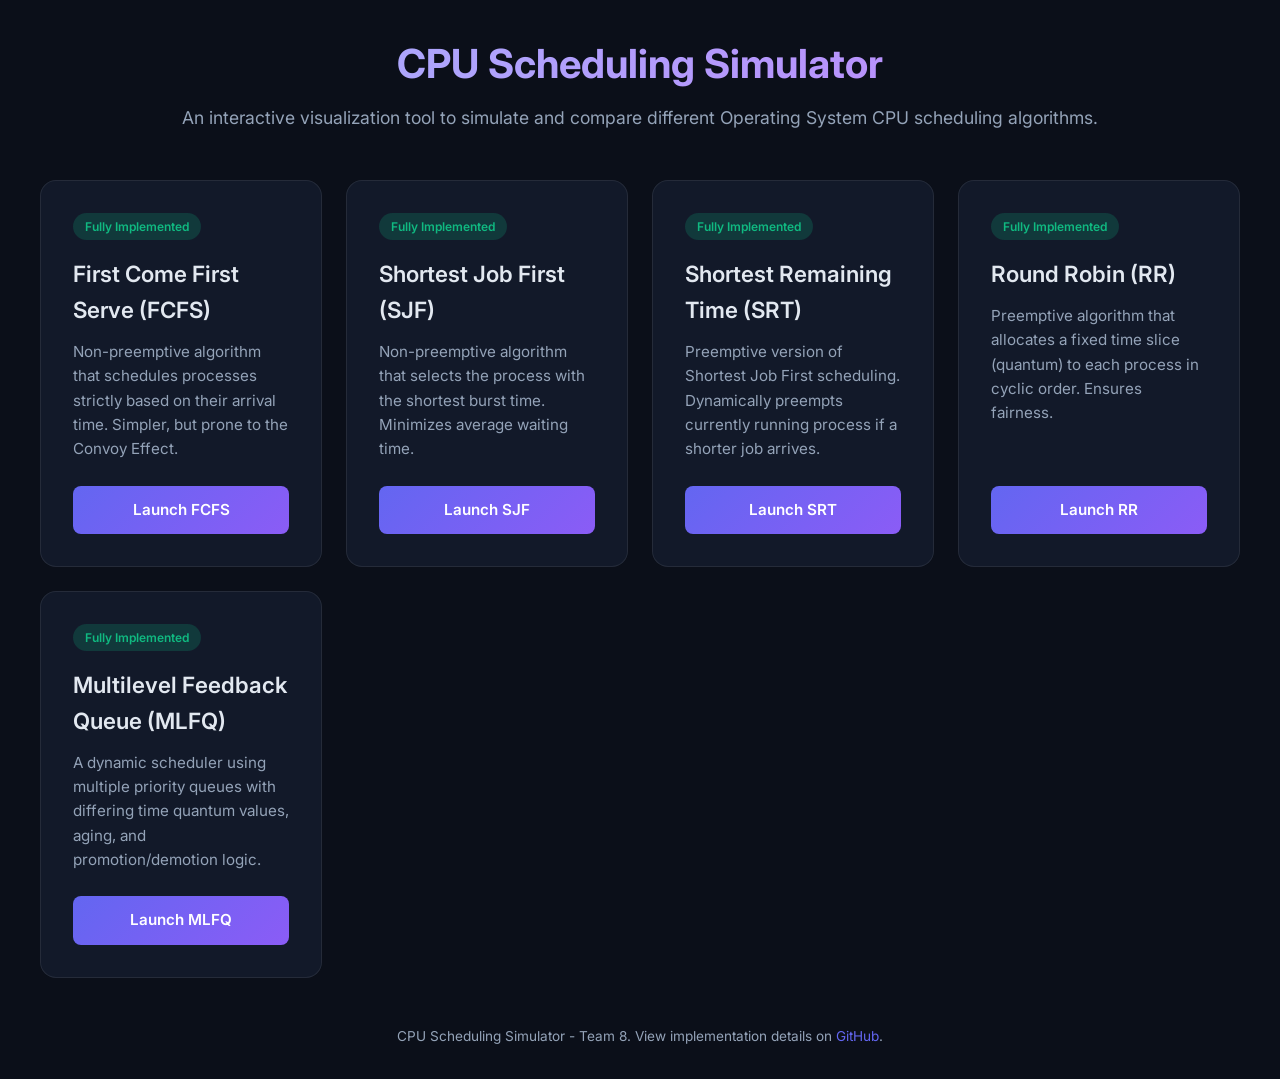
<file: index.html>
<!DOCTYPE html>
<html lang="en">

<head>
    <meta charset="UTF-8">
    <meta name="viewport" content="width=device-width, initial-scale=1.0">
    <title>CPU Scheduling Simulator</title>
    <link rel="stylesheet" href="UI/style.css">
</head>

<body>
    <div class="container">
        <header>
            <h1>CPU Scheduling Simulator</h1>
            <p class="subtitle">An interactive visualization tool to simulate and compare different Operating System CPU
                scheduling algorithms.</p>
        </header>

        <main>
            <section class="grid-dashboard">
                <!-- FCFS Card -->
                <div class="card">
                    <div>
                        <span class="badge badge-active">Fully Implemented</span>
                        <h2 class="card-title">First Come First Serve (FCFS)</h2>
                        <p class="card-desc">Non-preemptive algorithm that schedules processes strictly based on their
                            arrival time. Simpler, but prone to the Convoy Effect.</p>
                    </div>
                    <a href="UI/FCFS.html" class="btn btn-primary">Launch FCFS</a>
                </div>

                <!-- SJF Card -->
                <div class="card">
                    <div>
                        <span class="badge badge-active">Fully Implemented</span>
                        <h2 class="card-title">Shortest Job First (SJF)</h2>
                        <p class="card-desc">Non-preemptive algorithm that selects the process with the shortest burst
                            time. Minimizes average waiting time.</p>
                    </div>
                    <a href="UI/SJF.html" class="btn btn-primary">Launch SJF</a>
                </div>

                <!-- SRT Card -->
                <div class="card">
                    <div>
                        <span class="badge badge-active">Fully Implemented</span>
                        <h2 class="card-title">Shortest Remaining Time (SRT)</h2>
                        <p class="card-desc">Preemptive version of Shortest Job First scheduling. Dynamically preempts
                            currently running process if a shorter job arrives.</p>
                    </div>
                    <a href="UI/SRT.html" class="btn btn-primary">Launch SRT</a>
                </div>

                <!-- RR Card -->
                <div class="card">
                    <div>
                        <span class="badge badge-active">Fully Implemented</span>
                        <h2 class="card-title">Round Robin (RR)</h2>
                        <p class="card-desc">Preemptive algorithm that allocates a fixed time slice (quantum) to each
                            process in cyclic order. Ensures fairness.</p>
                    </div>
                    <a href="UI/RR.html" class="btn btn-primary">Launch RR</a>
                </div>

                <!-- MLFQ Card -->
                <div class="card">
                    <div>
                        <span class="badge badge-active">Fully Implemented</span>
                        <h2 class="card-title">Multilevel Feedback Queue (MLFQ)</h2>
                        <p class="card-desc">A dynamic scheduler using multiple priority queues with differing time
                            quantum values, aging, and promotion/demotion logic.</p>
                    </div>
                    <a href="UI/MLFQ.html" class="btn btn-primary">Launch MLFQ</a>
                </div>
            </section>
        </main>

        <footer>
            <p>CPU Scheduling Simulator - Team 8. View implementation details on <a href="https://github.com/"
                    target="_blank">GitHub</a>.</p>
        </footer>
    </div>
</body>

</html>
</file>
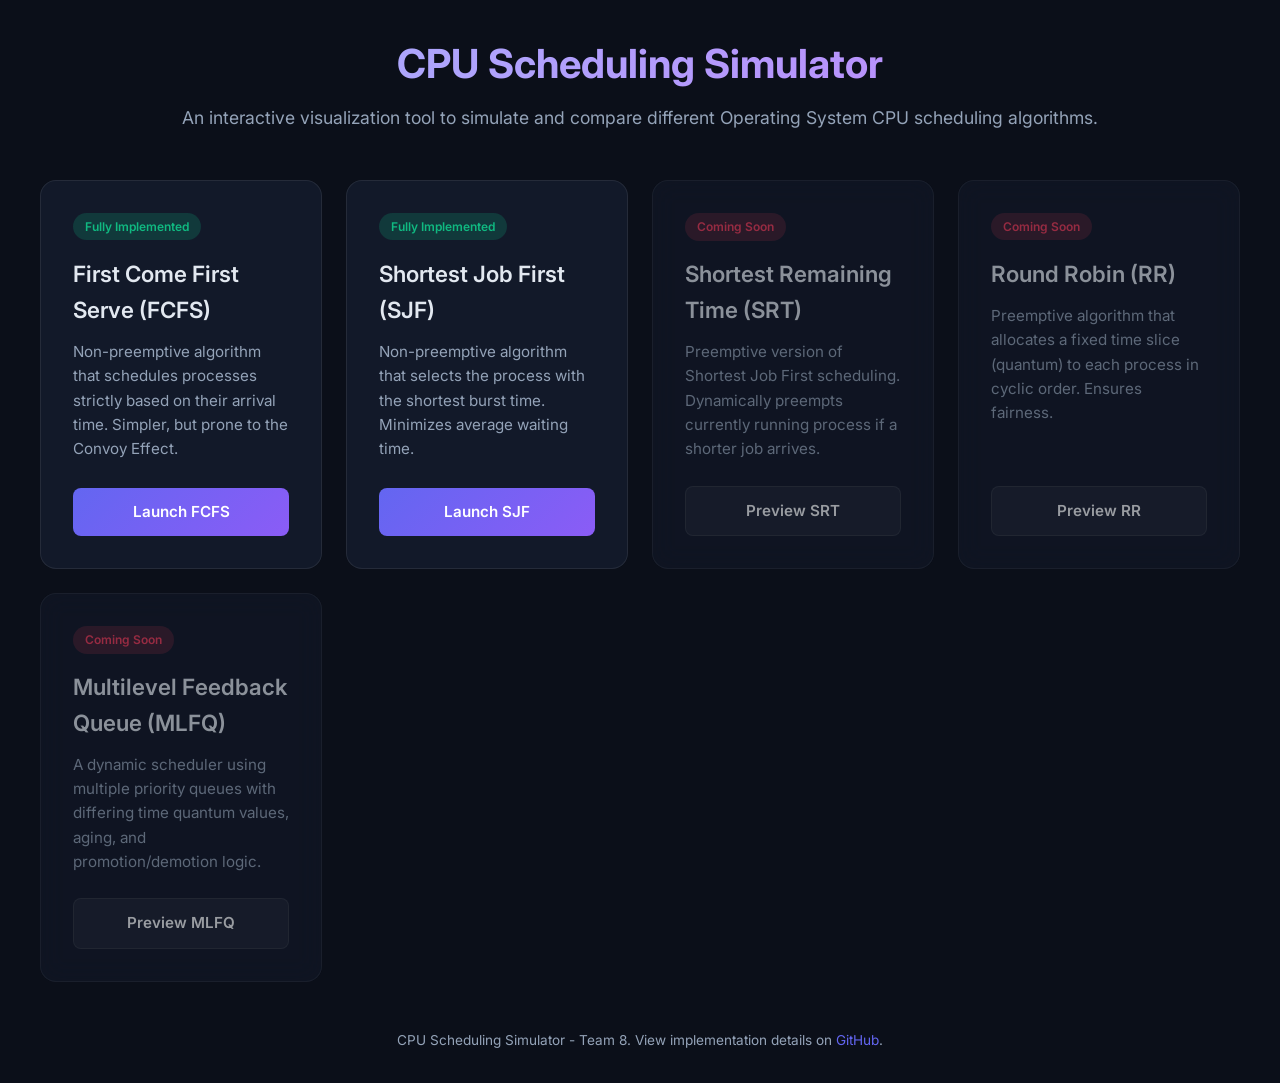
<file: UI/index.html>
<!DOCTYPE html>
<html lang="en">

<head>
    <meta charset="UTF-8">
    <meta name="viewport" content="width=device-width, initial-scale=1.0">
    <title>CPU Scheduling Simulator</title>
    <link rel="stylesheet" href="style.css">
</head>

<body>
    <div class="container">
        <header>
            <h1>CPU Scheduling Simulator</h1>
            <p class="subtitle">An interactive visualization tool to simulate and compare different Operating System CPU
                scheduling algorithms.</p>
        </header>

        <main>
            <section class="grid-dashboard">
                <!-- FCFS Card -->
                <div class="card">
                    <div>
                        <span class="badge badge-active">Fully Implemented</span>
                        <h2 class="card-title">First Come First Serve (FCFS)</h2>
                        <p class="card-desc">Non-preemptive algorithm that schedules processes strictly based on their
                            arrival time. Simpler, but prone to the Convoy Effect.</p>
                    </div>
                    <a href="FCFS.html" class="btn btn-primary">Launch FCFS</a>
                </div>

                <!-- SJF Card -->
                <div class="card">
                    <div>
                        <span class="badge badge-active">Fully Implemented</span>
                        <h2 class="card-title">Shortest Job First (SJF)</h2>
                        <p class="card-desc">Non-preemptive algorithm that selects the process with the shortest burst
                            time. Minimizes average waiting time.</p>
                    </div>
                    <a href="SJF.html" class="btn btn-primary">Launch SJF</a>
                </div>

                <!-- SRT Card -->
                <div class="card disabled">
                    <div>
                        <span class="badge badge-soon">Coming Soon</span>
                        <h2 class="card-title">Shortest Remaining Time (SRT)</h2>
                        <p class="card-desc">Preemptive version of Shortest Job First scheduling. Dynamically preempts
                            currently running process if a shorter job arrives.</p>
                    </div>
                    <a href="SRT.html" class="btn btn-secondary">Preview SRT</a>
                </div>

                <!-- RR Card -->
                <div class="card disabled">
                    <div>
                        <span class="badge badge-soon">Coming Soon</span>
                        <h2 class="card-title">Round Robin (RR)</h2>
                        <p class="card-desc">Preemptive algorithm that allocates a fixed time slice (quantum) to each
                            process in cyclic order. Ensures fairness.</p>
                    </div>
                    <a href="RR.html" class="btn btn-secondary">Preview RR</a>
                </div>

                <!-- MLFQ Card -->
                <div class="card disabled">
                    <div>
                        <span class="badge badge-soon">Coming Soon</span>
                        <h2 class="card-title">Multilevel Feedback Queue (MLFQ)</h2>
                        <p class="card-desc">A dynamic scheduler using multiple priority queues with differing time
                            quantum values, aging, and promotion/demotion logic.</p>
                    </div>
                    <a href="MLFQ.html" class="btn btn-secondary">Preview MLFQ</a>
                </div>
            </section>
        </main>

        <footer>
            <p>CPU Scheduling Simulator - Team 8. View implementation details on <a href="https://github.com/"
                    target="_blank">GitHub</a>.</p>
        </footer>
    </div>
</body>

</html>
</file>
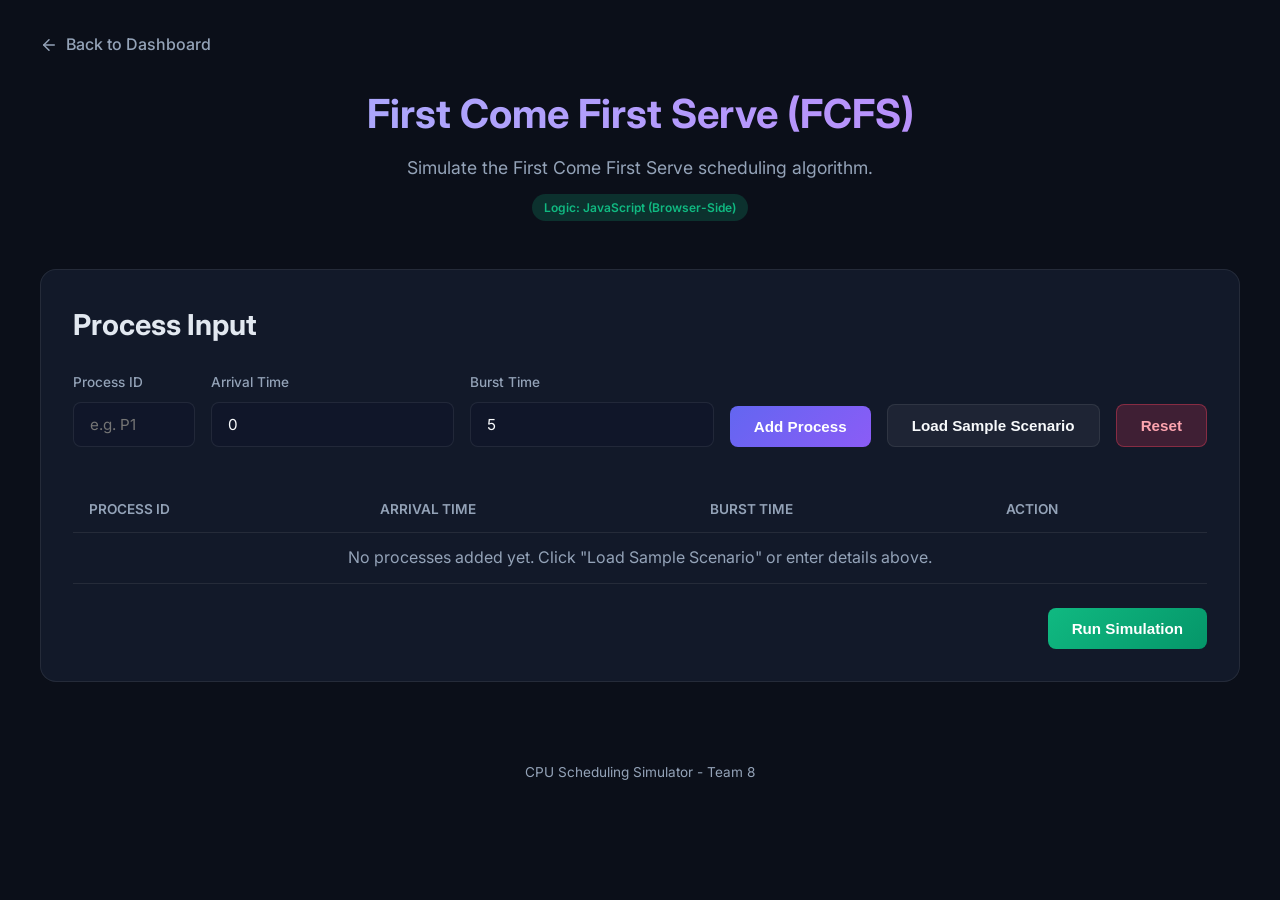
<file: UI/FCFS.html>
<!DOCTYPE html>
<html lang="en">

<head>
    <meta charset="UTF-8">
    <meta name="viewport" content="width=device-width, initial-scale=1.0">
    <title>FCFS Scheduling Simulator</title>
    <link rel="stylesheet" href="style.css">
    <script defer src="../FCFS/FCFS.js"></script>
</head>

<body>
    <div class="container">
        <a href="../index.html" class="btn-back">
            <svg viewBox="0 0 24 24" fill="none" stroke="currentColor" stroke-width="2" stroke-linecap="round"
                stroke-linejoin="round">
                <line x1="19" y1="12" x2="5" y2="12"></line>
                <polyline points="12 19 5 12 12 5"></polyline>
            </svg>
            Back to Dashboard
        </a>

        <header style="margin-bottom: 2rem;">
            <h1>First Come First Serve (FCFS)</h1>
            <p class="subtitle">Simulate the First Come First Serve scheduling algorithm.</p>
            <div style="margin-top: 0.75rem; display: flex; gap: 0.5rem; justify-content: center; align-items: center;">
                <span class="badge"
                    style="background-color: rgba(16, 185, 129, 0.2); color: #10b981;">Logic: JavaScript (Browser-Side)</span>
            </div>
        </header>

        <main>
            <!-- Input & Configuration -->
            <section class="form-section">
                <h2>Process Input</h2>
                <div class="form-row">
                    <div class="form-group" style="flex: 0.5; min-width: 100px;">
                        <label for="pid">Process ID</label>
                        <input type="text" id="pid" placeholder="e.g. P1">
                    </div>
                    <div class="form-group">
                        <label for="arrival-time">Arrival Time</label>
                        <input type="number" id="arrival-time" min="0" value="0">
                    </div>
                    <div class="form-group">
                        <label for="burst-time">Burst Time</label>
                        <input type="number" id="burst-time" min="1" value="5">
                    </div>
                    <button class="btn btn-primary" id="add-process-btn">Add Process</button>
                    <button class="btn btn-secondary" id="load-sample-btn">Load Sample Scenario</button>
                    <button class="btn btn-danger" id="clear-all-btn">Reset</button>
                </div>

                <!-- Inputted Processes Table -->
                <div style="margin-top: 1.5rem; overflow-x: auto;">
                    <table class="process-list-table">
                        <thead>
                            <tr>
                                <th>Process ID</th>
                                <th>Arrival Time</th>
                                <th>Burst Time</th>
                                <th>Action</th>
                            </tr>
                        </thead>
                        <tbody id="process-list-body">
                            <!-- Populated dynamically -->
                        </tbody>
                    </table>
                </div>

                <div style="margin-top: 1.5rem; display: flex; justify-content: flex-end; align-items: center;">
                    <button class="btn btn-primary" id="simulate-btn"
                        style="background: linear-gradient(135deg, #10b981 0%, #059669 100%);">Run Simulation</button>
                </div>
            </section>

            <!-- Gantt Chart Container -->
            <section class="gantt-section" id="gantt-section" style="display: none;">
                <h2>Gantt Chart</h2>
                <div class="gantt-chart-container">
                    <div class="gantt-timeline" id="gantt-timeline">
                        <!-- Populated dynamically -->
                    </div>
                    <div class="gantt-time-labels" id="gantt-time-labels">
                        <!-- Populated dynamically -->
                    </div>
                </div>
            </section>

            <!-- Results Table & Metrics -->
            <section class="results-section" id="results-section" style="display: none;">
                <h2>Simulation Metrics</h2>
                <div style="overflow-x: auto;">
                    <table class="results-table">
                        <thead>
                            <tr>
                                <th>Process ID</th>
                                <th>Arrival Time</th>
                                <th>Burst Time</th>
                                <th>Completion Time</th>
                                <th>Turnaround Time</th>
                                <th>Waiting Time</th>
                                <th>Response Time</th>
                            </tr>
                        </thead>
                        <tbody id="results-table-body">
                            <!-- Populated dynamically -->
                        </tbody>
                    </table>
                </div>

                <div class="metrics-summary-cards">
                    <div class="metric-summary-card">
                        <div>Average Turnaround Time</div>
                        <div class="metric-summary-value" id="avg-tat">-</div>
                    </div>
                    <div class="metric-summary-card">
                        <div>Average Waiting Time</div>
                        <div class="metric-summary-value" id="avg-wt">-</div>
                    </div>
                    <div class="metric-summary-card">
                        <div>Average Response Time</div>
                        <div class="metric-summary-value" id="avg-rt">-</div>
                    </div>
                </div>
            </section>
        </main>

        <footer>
            <p>CPU Scheduling Simulator - Team 8</p>
        </footer>
    </div>

</body>

</html>
</file>
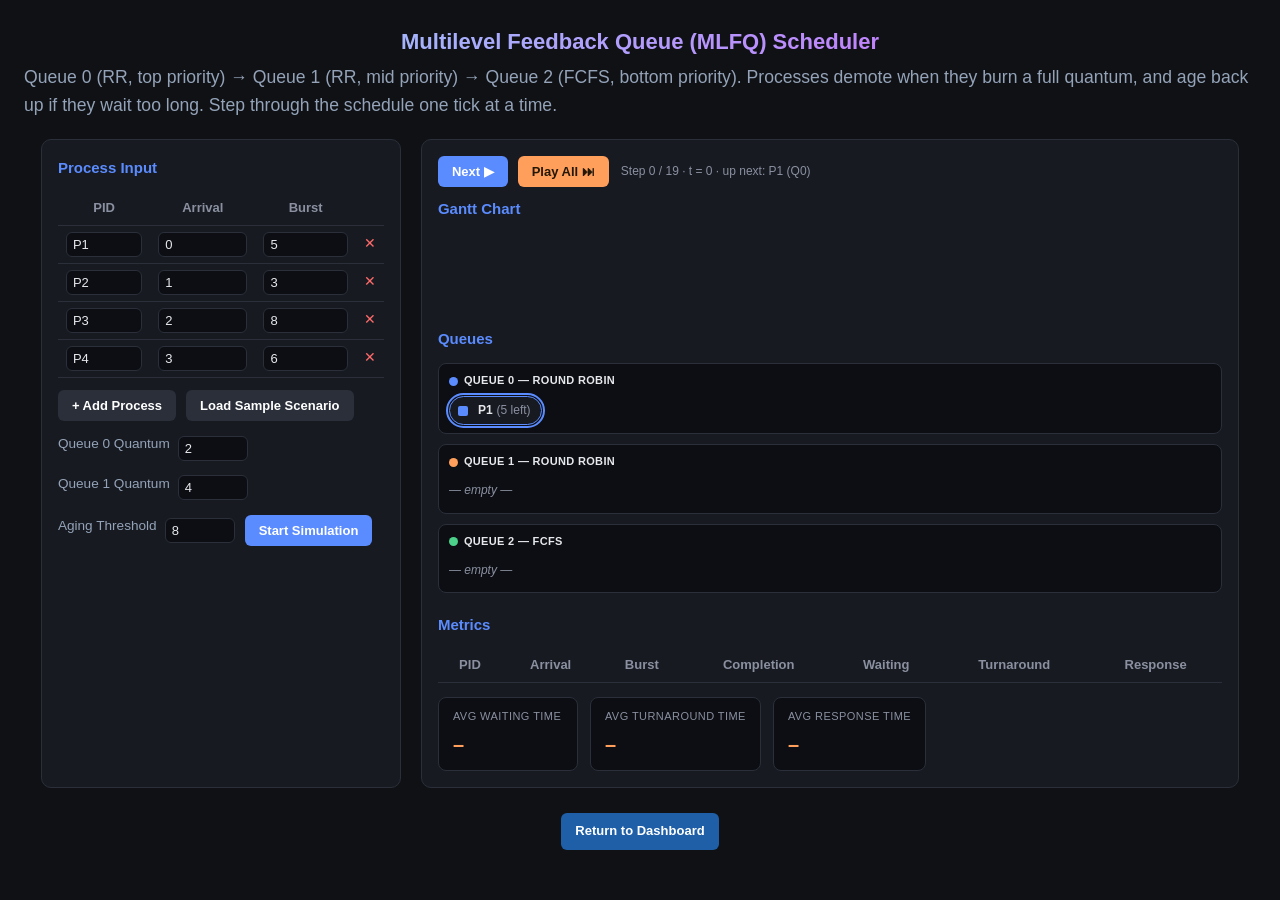
<file: UI/MLFQ.html>
<!DOCTYPE html>
<html lang="en">

<head>
    <meta charset="UTF-8" />
    <meta name="viewport" content="width=device-width, initial-scale=1.0" />
    <title>MLFQ Scheduler</title>
    <link rel="stylesheet" href="style.css" />
    <style>
        /* Scoped fallback styles in case style.css does not define these classes yet.
     Safe to remove/merge into the shared stylesheet if it already covers them. */
        :root {
            --mlfq-bg: #0f1115;
            --mlfq-panel: #171a21;
            --mlfq-border: #2a2f3a;
            --mlfq-text: #e6e8ec;
            --mlfq-muted: #8a90a0;
            --mlfq-accent: #5b8cff;
            --mlfq-accent2: #ff9f5b;
            --mlfq-green: #4cd18a;
            --mlfq-red: #ff6b6b;
            --mlfq-q0: #5b8cff;
            --mlfq-q1: #ff9f5b;
            --mlfq-q2: #4cd18a;
        }

        body {
            background: var(--mlfq-bg);
            color: var(--mlfq-text);
            font-family: "Segoe UI", Roboto, Arial, sans-serif;
            margin: 0;
            padding: 24px;
        }

        h1 {
            font-size: 22px;
            margin: 0 0 4px;
        }

        .subtitle {
            color: var(--mlfq-muted);
            margin: 0 0 20px;
            font-size: 14px;
        }

        .mlfq-layout {
            display: flex;
            gap: 20px;
            flex-wrap: wrap;
        }

        .panel {
            background: var(--mlfq-panel);
            border: 1px solid var(--mlfq-border);
            border-radius: 10px;
            padding: 16px;
            flex: 1;
            min-width: 320px;
        }

        .panel h2 {
            font-size: 15px;
            margin: 0 0 12px;
            color: var(--mlfq-accent);
        }

        table {
            width: 100%;
            border-collapse: collapse;
            font-size: 13px;
        }

        th,
        td {
            padding: 6px 8px;
            text-align: center;
            border-bottom: 1px solid var(--mlfq-border);
        }

        th {
            color: var(--mlfq-muted);
            font-weight: 600;
        }

        input[type=text],
        input[type=number] {
            width: 100%;
            box-sizing: border-box;
            background: #0c0e13;
            color: var(--mlfq-text);
            border: 1px solid var(--mlfq-border);
            border-radius: 6px;
            padding: 4px 6px;
            font-size: 13px;
        }

        .row-actions button {
            background: transparent;
            border: none;
            color: var(--mlfq-red);
            cursor: pointer;
            font-size: 14px;
        }

        .btn {
            background: var(--mlfq-accent);
            color: #fff;
            border: none;
            border-radius: 6px;
            padding: 8px 14px;
            font-size: 13px;
            cursor: pointer;
            font-weight: 600;
        }

        .btn.secondary {
            background: #2a2f3a;
        }

        .btn.accent2 {
            background: var(--mlfq-accent2);
            color: #241705;
        }

        .btn:hover {
            opacity: 0.9;
        }

        .btn:disabled {
            opacity: 0.4;
            cursor: not-allowed;
        }

        .toolbar {
            display: flex;
            gap: 10px;
            margin-top: 12px;
            flex-wrap: wrap;
            align-items: center;
        }

        .quantum-field {
            display: flex;
            align-items: center;
            gap: 8px;
            font-size: 13px;
            color: var(--mlfq-muted);
        }

        .quantum-field input {
            width: 70px;
        }

        #ganttWrap {
            overflow-x: hidden;
            margin-top: 10px;
            padding-right: 24px;
        }

        #gantt {
            display: flex;
            align-items: flex-end;
            min-height: 70px;
        }

        .gantt-block {
            display: flex;
            flex-direction: column;
            align-items: center;
            justify-content: center;
            height: 48px;
            border-right: 1px solid var(--mlfq-bg);
            font-size: 12px;
            font-weight: 600;
            color: #0c0e13;
            white-space: nowrap;
            position: relative;
        }

        .gantt-block .qtag {
            font-size: 9px;
            font-weight: 700;
            opacity: 0.75;
        }

        .gantt-idle {
            background: repeating-linear-gradient(45deg, #22262f, #22262f 6px, #1a1d24 6px, #1a1d24 12px);
            color: var(--mlfq-muted);
        }

        .gantt-ticks {
            display: flex;
            font-size: 11px;
            color: var(--mlfq-muted);
            margin-top: 4px;
        }

        .gantt-tick {
            border-left: 1px solid var(--mlfq-border);
            text-align: left;
            padding-left: 2px;
            box-sizing: border-box;
        }

        .avg-cards {
            display: flex;
            gap: 12px;
            margin-top: 14px;
            flex-wrap: wrap;
        }

        .avg-card {
            background: #0c0e13;
            border: 1px solid var(--mlfq-border);
            border-radius: 8px;
            padding: 10px 14px;
            min-width: 140px;
        }

        .avg-card .label {
            font-size: 11px;
            color: var(--mlfq-muted);
            text-transform: uppercase;
            letter-spacing: .04em;
        }

        .avg-card .value {
            font-size: 20px;
            font-weight: 700;
            color: var(--mlfq-accent2);
            margin-top: 2px;
        }

        .error {
            color: var(--mlfq-red);
            font-size: 13px;
            margin-top: 8px;
            min-height: 16px;
        }

        .pid-swatch {
            display: inline-block;
            width: 10px;
            height: 10px;
            border-radius: 2px;
            margin-right: 6px;
            vertical-align: middle;
        }

        /* Step controls */
        .step-controls {
            display: flex;
            gap: 10px;
            align-items: center;
            flex-wrap: wrap;
            margin-bottom: 10px;
        }

        .step-status {
            font-size: 12px;
            color: var(--mlfq-muted);
            margin-left: 2px;
        }

        /* Multi-queue panels */
        .queue-levels {
            display: flex;
            flex-direction: column;
            gap: 10px;
            margin-top: 8px;
        }

        .queue-level {
            border: 1px solid var(--mlfq-border);
            border-radius: 8px;
            padding: 8px 10px;
            background: #0c0e13;
        }

        .queue-level-title {
            font-size: 11px;
            font-weight: 700;
            text-transform: uppercase;
            letter-spacing: .03em;
            margin-bottom: 6px;
            display: flex;
            align-items: center;
            gap: 6px;
        }

        .queue-level-dot {
            width: 9px;
            height: 9px;
            border-radius: 50%;
            display: inline-block;
        }

        .queue-chips {
            display: flex;
            gap: 8px;
            flex-wrap: wrap;
            align-items: center;
            min-height: 28px;
        }

        .queue-chip {
            display: flex;
            align-items: center;
            gap: 4px;
            background: #171a21;
            border: 1px solid var(--mlfq-border);
            border-radius: 20px;
            padding: 4px 10px 4px 8px;
            font-size: 12px;
            font-weight: 600;
        }

        .queue-chip-next {
            outline: 2px solid var(--mlfq-accent);
            outline-offset: 1px;
        }

        .queue-remaining {
            color: var(--mlfq-muted);
            font-weight: 400;
        }

        .queue-empty {
            color: var(--mlfq-muted);
            font-size: 12px;
            font-style: italic;
        }
    </style>
</head>

<body>

    <h1>Multilevel Feedback Queue (MLFQ) Scheduler</h1>
    <p class="subtitle">Queue 0 (RR, top priority) → Queue 1 (RR, mid priority) → Queue 2 (FCFS, bottom priority).
        Processes demote when they burn a full quantum, and age back up if they wait too long. Step through the
        schedule one tick at a time.</p>

    <div class="mlfq-layout">

        <!-- Input panel -->
        <div class="panel" style="flex:0 0 360px;">
            <h2>Process Input</h2>
            <table id="processTable">
                <thead>
                    <tr>
                        <th>PID</th>
                        <th>Arrival</th>
                        <th>Burst</th>
                        <th></th>
                    </tr>
                </thead>
                <tbody id="processBody"></tbody>
            </table>
            <div class="toolbar">
                <button class="btn secondary" id="addRowBtn">+ Add Process</button>
                <button class="btn secondary" id="loadSampleBtn">Load Sample Scenario</button>
            </div>
            <div class="toolbar">
                <div class="quantum-field">
                    <label for="quantum0Input">Queue 0 Quantum</label>
                    <input type="number" id="quantum0Input" min="1" step="1" value="2" />
                </div>
                <div class="quantum-field">
                    <label for="quantum1Input">Queue 1 Quantum</label>
                    <input type="number" id="quantum1Input" min="1" step="1" value="4" />
                </div>
            </div>
            <div class="toolbar">
                <div class="quantum-field">
                    <label for="agingInput">Aging Threshold</label>
                    <input type="number" id="agingInput" min="1" step="1" value="8" />
                </div>
                <button class="btn" id="startBtn">Start Simulation</button>
            </div>
            <div class="error" id="errorMsg"></div>
        </div>

        <!-- Results panel -->
        <div class="panel">
            <div class="step-controls">
                <button class="btn" id="nextBtn">Next ▶</button>
                <button class="btn accent2" id="playAllBtn">Play All ⏭</button>
                <span class="step-status" id="stepStatus">Click "Start Simulation" to begin.</span>
            </div>

            <h2>Gantt Chart</h2>
            <div id="ganttWrap">
                <div id="gantt"></div>
                <div class="gantt-ticks" id="ganttTicks"></div>
            </div>

            <h2 style="margin-top:20px;">Queues</h2>
            <div class="queue-levels">
                <div class="queue-level">
                    <div class="queue-level-title">
                        <span class="queue-level-dot" style="background:var(--mlfq-q0);"></span>
                        Queue 0 — Round Robin
                    </div>
                    <div class="queue-chips" id="queueLevel0"></div>
                </div>
                <div class="queue-level">
                    <div class="queue-level-title">
                        <span class="queue-level-dot" style="background:var(--mlfq-q1);"></span>
                        Queue 1 — Round Robin
                    </div>
                    <div class="queue-chips" id="queueLevel1"></div>
                </div>
                <div class="queue-level">
                    <div class="queue-level-title">
                        <span class="queue-level-dot" style="background:var(--mlfq-q2);"></span>
                        Queue 2 — FCFS
                    </div>
                    <div class="queue-chips" id="queueLevel2"></div>
                </div>
            </div>

            <h2 style="margin-top:20px;">Metrics</h2>
            <table id="resultsTable">
                <thead>
                    <tr>
                        <th>PID</th>
                        <th>Arrival</th>
                        <th>Burst</th>
                        <th>Completion</th>
                        <th>Waiting</th>
                        <th>Turnaround</th>
                        <th>Response</th>
                    </tr>
                </thead>
                <tbody id="resultsBody"></tbody>
            </table>

            <div class="avg-cards">
                <div class="avg-card">
                    <div class="label">Avg Waiting Time</div>
                    <div class="value" id="avgWait">–</div>
                </div>
                <div class="avg-card">
                    <div class="label">Avg Turnaround Time</div>
                    <div class="value" id="avgTurn">–</div>
                </div>
                <div class="avg-card">
                    <div class="label">Avg Response Time</div>
                    <div class="value" id="avgResp">–</div>
                </div>
            </div>
        </div>

    </div>

    <script src="../MLFQ/MLFQ.js"></script>
    <br>
    <a href="../index.html" class="btn btn-primary srt-btn"
        style="background:#1e5fa8; color:#fff; text-decoration:none; display:inline-block;">Return to Dashboard</a>
</body>

</html>
</file>
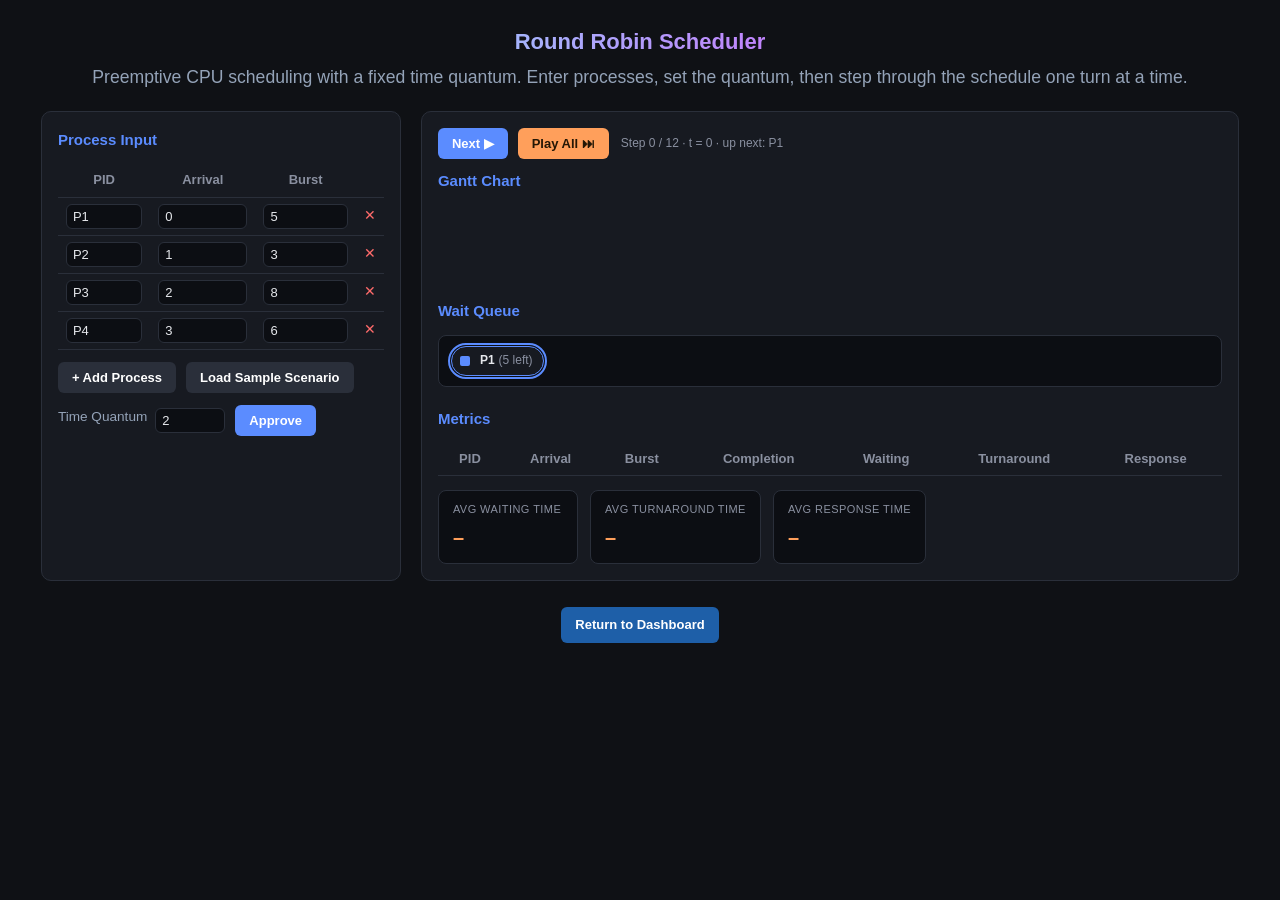
<file: UI/RR.html>
<!DOCTYPE html>
<html lang="en">

<head>
    <meta charset="UTF-8" />
    <meta name="viewport" content="width=device-width, initial-scale=1.0" />
    <title>Round Robin Scheduler</title>
    <link rel="stylesheet" href="style.css" />
    <style>
        /* Scoped fallback styles in case style.css does not define these classes yet.
     Safe to remove/merge into the shared stylesheet if it already covers them. */
        :root {
            --rr-bg: #0f1115;
            --rr-panel: #171a21;
            --rr-border: #2a2f3a;
            --rr-text: #e6e8ec;
            --rr-muted: #8a90a0;
            --rr-accent: #5b8cff;
            --rr-accent2: #ff9f5b;
            --rr-green: #4cd18a;
            --rr-red: #ff6b6b;
        }

        body {
            background: var(--rr-bg);
            color: var(--rr-text);
            font-family: "Segoe UI", Roboto, Arial, sans-serif;
            margin: 0;
            padding: 24px;
        }

        h1 {
            font-size: 22px;
            margin: 0 0 4px;
        }

        .subtitle {
            color: var(--rr-muted);
            margin: 0 0 20px;
            font-size: 14px;
        }

        .rr-layout {
            display: flex;
            gap: 20px;
            flex-wrap: wrap;
        }

        .panel {
            background: var(--rr-panel);
            border: 1px solid var(--rr-border);
            border-radius: 10px;
            padding: 16px;
            flex: 1;
            min-width: 320px;
        }

        .panel h2 {
            font-size: 15px;
            margin: 0 0 12px;
            color: var(--rr-accent);
        }

        table {
            width: 100%;
            border-collapse: collapse;
            font-size: 13px;
        }

        th,
        td {
            padding: 6px 8px;
            text-align: center;
            border-bottom: 1px solid var(--rr-border);
        }

        th {
            color: var(--rr-muted);
            font-weight: 600;
        }

        input[type=text],
        input[type=number] {
            width: 100%;
            box-sizing: border-box;
            background: #0c0e13;
            color: var(--rr-text);
            border: 1px solid var(--rr-border);
            border-radius: 6px;
            padding: 4px 6px;
            font-size: 13px;
        }

        .row-actions button {
            background: transparent;
            border: none;
            color: var(--rr-red);
            cursor: pointer;
            font-size: 14px;
        }

        .btn {
            background: var(--rr-accent);
            color: #fff;
            border: none;
            border-radius: 6px;
            padding: 8px 14px;
            font-size: 13px;
            cursor: pointer;
            font-weight: 600;
        }

        .btn.secondary {
            background: #2a2f3a;
        }

        .btn.accent2 {
            background: var(--rr-accent2);
            color: #241705;
        }

        .btn:hover {
            opacity: 0.9;
        }

        .btn:disabled {
            opacity: 0.4;
            cursor: not-allowed;
        }

        .toolbar {
            display: flex;
            gap: 10px;
            margin-top: 12px;
            flex-wrap: wrap;
            align-items: center;
        }

        .quantum-field {
            display: flex;
            align-items: center;
            gap: 8px;
            font-size: 13px;
            color: var(--rr-muted);
        }

        .quantum-field input {
            width: 70px;
        }

        #ganttWrap {
            overflow-x: hidden;
            margin-top: 10px;
            padding-right: 24px;
        }

        #gantt {
            display: flex;
            align-items: flex-end;
            min-height: 70px;
        }

        .gantt-block {
            display: flex;
            flex-direction: column;
            align-items: center;
            justify-content: center;
            height: 48px;
            border-right: 1px solid var(--rr-bg);
            font-size: 12px;
            font-weight: 600;
            color: #0c0e13;
            white-space: nowrap;
            position: relative;
        }

        .gantt-idle {
            background: repeating-linear-gradient(45deg, #22262f, #22262f 6px, #1a1d24 6px, #1a1d24 12px);
            color: var(--rr-muted);
        }

        .gantt-ticks {
            display: flex;
            font-size: 11px;
            color: var(--rr-muted);
            margin-top: 4px;
        }

        .gantt-tick {
            border-left: 1px solid var(--rr-border);
            text-align: left;
            padding-left: 2px;
            box-sizing: border-box;
        }

        .avg-cards {
            display: flex;
            gap: 12px;
            margin-top: 14px;
            flex-wrap: wrap;
        }

        .avg-card {
            background: #0c0e13;
            border: 1px solid var(--rr-border);
            border-radius: 8px;
            padding: 10px 14px;
            min-width: 140px;
        }

        .avg-card .label {
            font-size: 11px;
            color: var(--rr-muted);
            text-transform: uppercase;
            letter-spacing: .04em;
        }

        .avg-card .value {
            font-size: 20px;
            font-weight: 700;
            color: var(--rr-accent2);
            margin-top: 2px;
        }

        .error {
            color: var(--rr-red);
            font-size: 13px;
            margin-top: 8px;
            min-height: 16px;
        }

        .pid-swatch {
            display: inline-block;
            width: 10px;
            height: 10px;
            border-radius: 2px;
            margin-right: 6px;
            vertical-align: middle;
        }

        /* Step controls + wait queue */
        .step-controls {
            display: flex;
            gap: 10px;
            align-items: center;
            flex-wrap: wrap;
            margin-bottom: 10px;
        }

        .step-status {
            font-size: 12px;
            color: var(--rr-muted);
            margin-left: 2px;
        }

        #waitQueue {
            display: flex;
            gap: 8px;
            flex-wrap: wrap;
            align-items: center;
            background: #0c0e13;
            border: 1px solid var(--rr-border);
            border-radius: 8px;
            padding: 10px 12px;
            min-height: 40px;
            margin-top: 8px;
        }

        .queue-chip {
            display: flex;
            align-items: center;
            gap: 4px;
            background: #171a21;
            border: 1px solid var(--rr-border);
            border-radius: 20px;
            padding: 4px 10px 4px 8px;
            font-size: 12px;
            font-weight: 600;
        }

        .queue-chip-next {
            outline: 2px solid var(--rr-accent);
            outline-offset: 1px;
        }

        .queue-remaining {
            color: var(--rr-muted);
            font-weight: 400;
        }

        .queue-empty {
            color: var(--rr-muted);
            font-size: 12px;
            font-style: italic;
        }
    </style>
</head>

<body>

    <h1>Round Robin Scheduler</h1>
    <p class="subtitle">Preemptive CPU scheduling with a fixed time quantum. Enter processes, set the quantum, then step
        through the schedule one turn at a time.</p>

    <div class="rr-layout">

        <!-- Input panel -->
        <div class="panel" style="flex:0 0 360px;">
            <h2>Process Input</h2>
            <table id="processTable">
                <thead>
                    <tr>
                        <th>PID</th>
                        <th>Arrival</th>
                        <th>Burst</th>
                        <th></th>
                    </tr>
                </thead>
                <tbody id="processBody"></tbody>
            </table>
            <div class="toolbar">
                <button class="btn secondary" id="addRowBtn">+ Add Process</button>
                <button class="btn secondary" id="loadSampleBtn">Load Sample Scenario</button>
            </div>
            <div class="toolbar">
                <div class="quantum-field">
                    <label for="quantumInput">Time Quantum</label>
                    <input type="number" id="quantumInput" min="1" step="1" value="2" />
                </div>
                <button class="btn" id="startBtn">Approve</button>
            </div>
            <div class="error" id="errorMsg"></div>
        </div>

        <!-- Results panel -->
        <div class="panel">
            <div class="step-controls">
                <button class="btn" id="nextBtn">Next ▶</button>
                <button class="btn accent2" id="playAllBtn">Play All ⏭</button>
                <span class="step-status" id="stepStatus">Click "Start Simulation" to begin.</span>
            </div>

            <h2>Gantt Chart</h2>
            <div id="ganttWrap">
                <div id="gantt"></div>
                <div class="gantt-ticks" id="ganttTicks"></div>
            </div>

            <h2 style="margin-top:20px;">Wait Queue</h2>
            <div id="waitQueue"></div>

            <h2 style="margin-top:20px;">Metrics</h2>
            <table id="resultsTable">
                <thead>
                    <tr>
                        <th>PID</th>
                        <th>Arrival</th>
                        <th>Burst</th>
                        <th>Completion</th>
                        <th>Waiting</th>
                        <th>Turnaround</th>
                        <th>Response</th>
                    </tr>
                </thead>
                <tbody id="resultsBody"></tbody>
            </table>

            <div class="avg-cards">
                <div class="avg-card">
                    <div class="label">Avg Waiting Time</div>
                    <div class="value" id="avgWait">–</div>
                </div>
                <div class="avg-card">
                    <div class="label">Avg Turnaround Time</div>
                    <div class="value" id="avgTurn">–</div>
                </div>
                <div class="avg-card">
                    <div class="label">Avg Response Time</div>
                    <div class="value" id="avgResp">–</div>
                </div>
            </div>
        </div>

    </div>

    <script src="../RR/RR.js"></script>
    <br>
    <a href="../index.html" class="btn btn-primary srt-btn"
        style="background:#1e5fa8; color:#fff; text-decoration:none; display:inline-block;">Return to Dashboard</a>
</body>

</html>
</file>
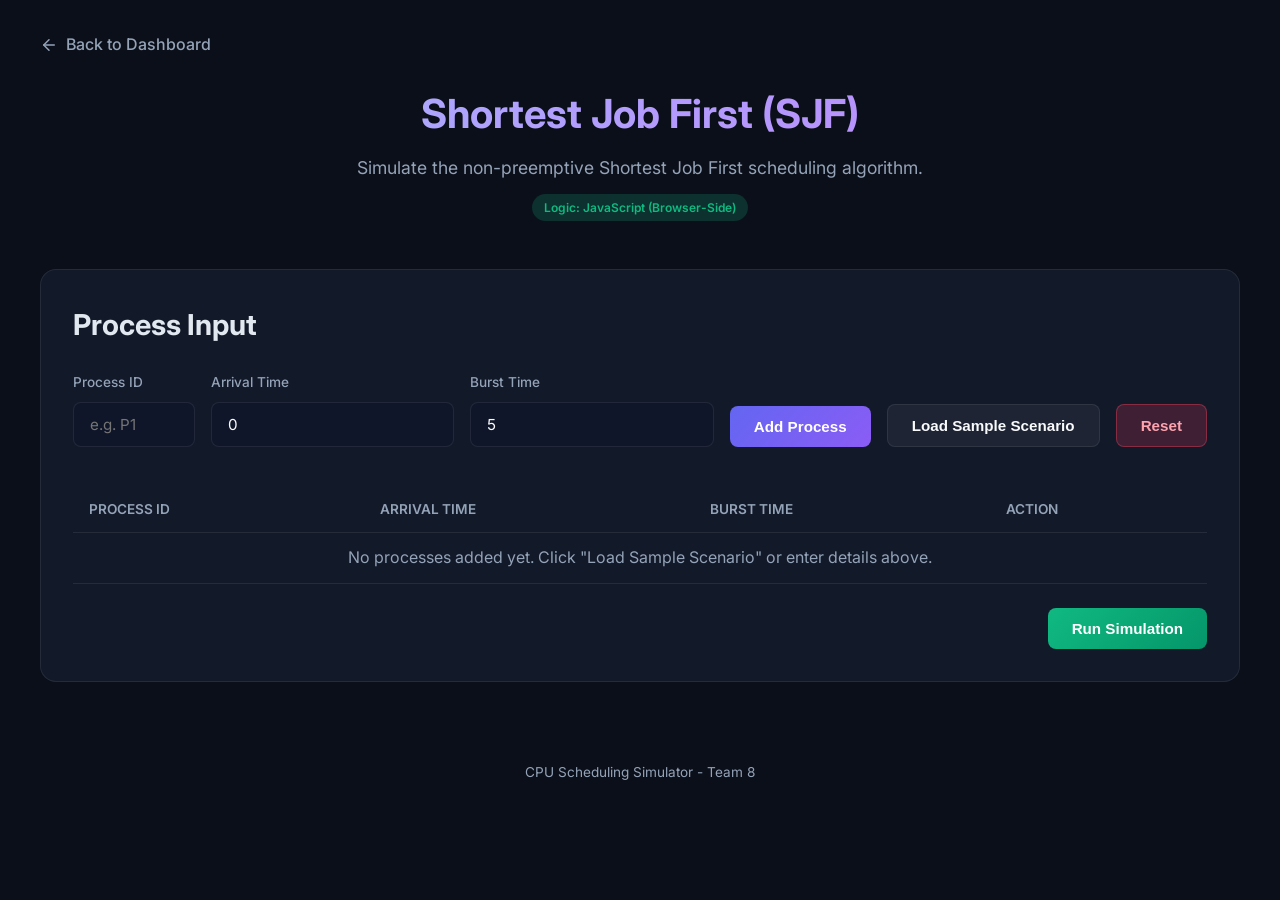
<file: UI/SJF.html>
<!DOCTYPE html>
<html lang="en">

<head>
    <meta charset="UTF-8">
    <meta name="viewport" content="width=device-width, initial-scale=1.0">
    <title>SJF Scheduling Simulator</title>
    <link rel="stylesheet" href="style.css">
    <script defer src="../SJF/SJF.js"></script>
</head>

<body>
    <div class="container">
        <a href="../index.html" class="btn-back">
            <svg viewBox="0 0 24 24" fill="none" stroke="currentColor" stroke-width="2" stroke-linecap="round"
                stroke-linejoin="round">
                <line x1="19" y1="12" x2="5" y2="12"></line>
                <polyline points="12 19 5 12 12 5"></polyline>
            </svg>
            Back to Dashboard
        </a>

        <header style="margin-bottom: 2rem;">
            <h1>Shortest Job First (SJF)</h1>
            <p class="subtitle">Simulate the non-preemptive Shortest Job First scheduling algorithm.</p>
            <div style="margin-top: 0.75rem; display: flex; gap: 0.5rem; justify-content: center; align-items: center;">
                <span class="badge"
                    style="background-color: rgba(16, 185, 129, 0.2); color: #10b981;">Logic: JavaScript (Browser-Side)</span>
            </div>
        </header>

        <main>
            <!-- Input & Configuration -->
            <section class="form-section">
                <h2>Process Input</h2>
                <div class="form-row">
                    <div class="form-group" style="flex: 0.5; min-width: 100px;">
                        <label for="pid">Process ID</label>
                        <input type="text" id="pid" placeholder="e.g. P1">
                    </div>
                    <div class="form-group">
                        <label for="arrival-time">Arrival Time</label>
                        <input type="number" id="arrival-time" min="0" value="0">
                    </div>
                    <div class="form-group">
                        <label for="burst-time">Burst Time</label>
                        <input type="number" id="burst-time" min="1" value="5">
                    </div>
                    <button class="btn btn-primary" id="add-process-btn">Add Process</button>
                    <button class="btn btn-secondary" id="load-sample-btn">Load Sample Scenario</button>
                    <button class="btn btn-danger" id="clear-all-btn">Reset</button>
                </div>

                <!-- Inputted Processes Table -->
                <div style="margin-top: 1.5rem; overflow-x: auto;">
                    <table class="process-list-table">
                        <thead>
                            <tr>
                                <th>Process ID</th>
                                <th>Arrival Time</th>
                                <th>Burst Time</th>
                                <th>Action</th>
                            </tr>
                        </thead>
                        <tbody id="process-list-body">
                            <!-- Populated dynamically -->
                        </tbody>
                    </table>
                </div>

                <div style="margin-top: 1.5rem; display: flex; justify-content: flex-end; align-items: center;">
                    <button class="btn btn-primary" id="simulate-btn"
                        style="background: linear-gradient(135deg, #10b981 0%, #059669 100%);">Run Simulation</button>
                </div>
            </section>

            <!-- Gantt Chart Container -->
            <section class="gantt-section" id="gantt-section" style="display: none;">
                <h2>Gantt Chart</h2>
                <div class="gantt-chart-container">
                    <div class="gantt-timeline" id="gantt-timeline">
                        <!-- Populated dynamically -->
                    </div>
                    <div class="gantt-time-labels" id="gantt-time-labels">
                        <!-- Populated dynamically -->
                    </div>
                </div>
            </section>

            <!-- Results Table & Metrics -->
            <section class="results-section" id="results-section" style="display: none;">
                <h2>Simulation Metrics</h2>
                <div style="overflow-x: auto;">
                    <table class="results-table">
                        <thead>
                            <tr>
                                <th>Process ID</th>
                                <th>Arrival Time</th>
                                <th>Burst Time</th>
                                <th>Completion Time</th>
                                <th>Turnaround Time</th>
                                <th>Waiting Time</th>
                                <th>Response Time</th>
                            </tr>
                        </thead>
                        <tbody id="results-table-body">
                            <!-- Populated dynamically -->
                        </tbody>
                    </table>
                </div>

                <div class="metrics-summary-cards">
                    <div class="metric-summary-card">
                        <div>Average Turnaround Time</div>
                        <div class="metric-summary-value" id="avg-tat">-</div>
                    </div>
                    <div class="metric-summary-card">
                        <div>Average Waiting Time</div>
                        <div class="metric-summary-value" id="avg-wt">-</div>
                    </div>
                    <div class="metric-summary-card">
                        <div>Average Response Time</div>
                        <div class="metric-summary-value" id="avg-rt">-</div>
                    </div>
                </div>
            </section>
        </main>

        <footer>
            <p>CPU Scheduling Simulator - Team 8</p>
        </footer>
    </div>


</body>

</html>
</file>
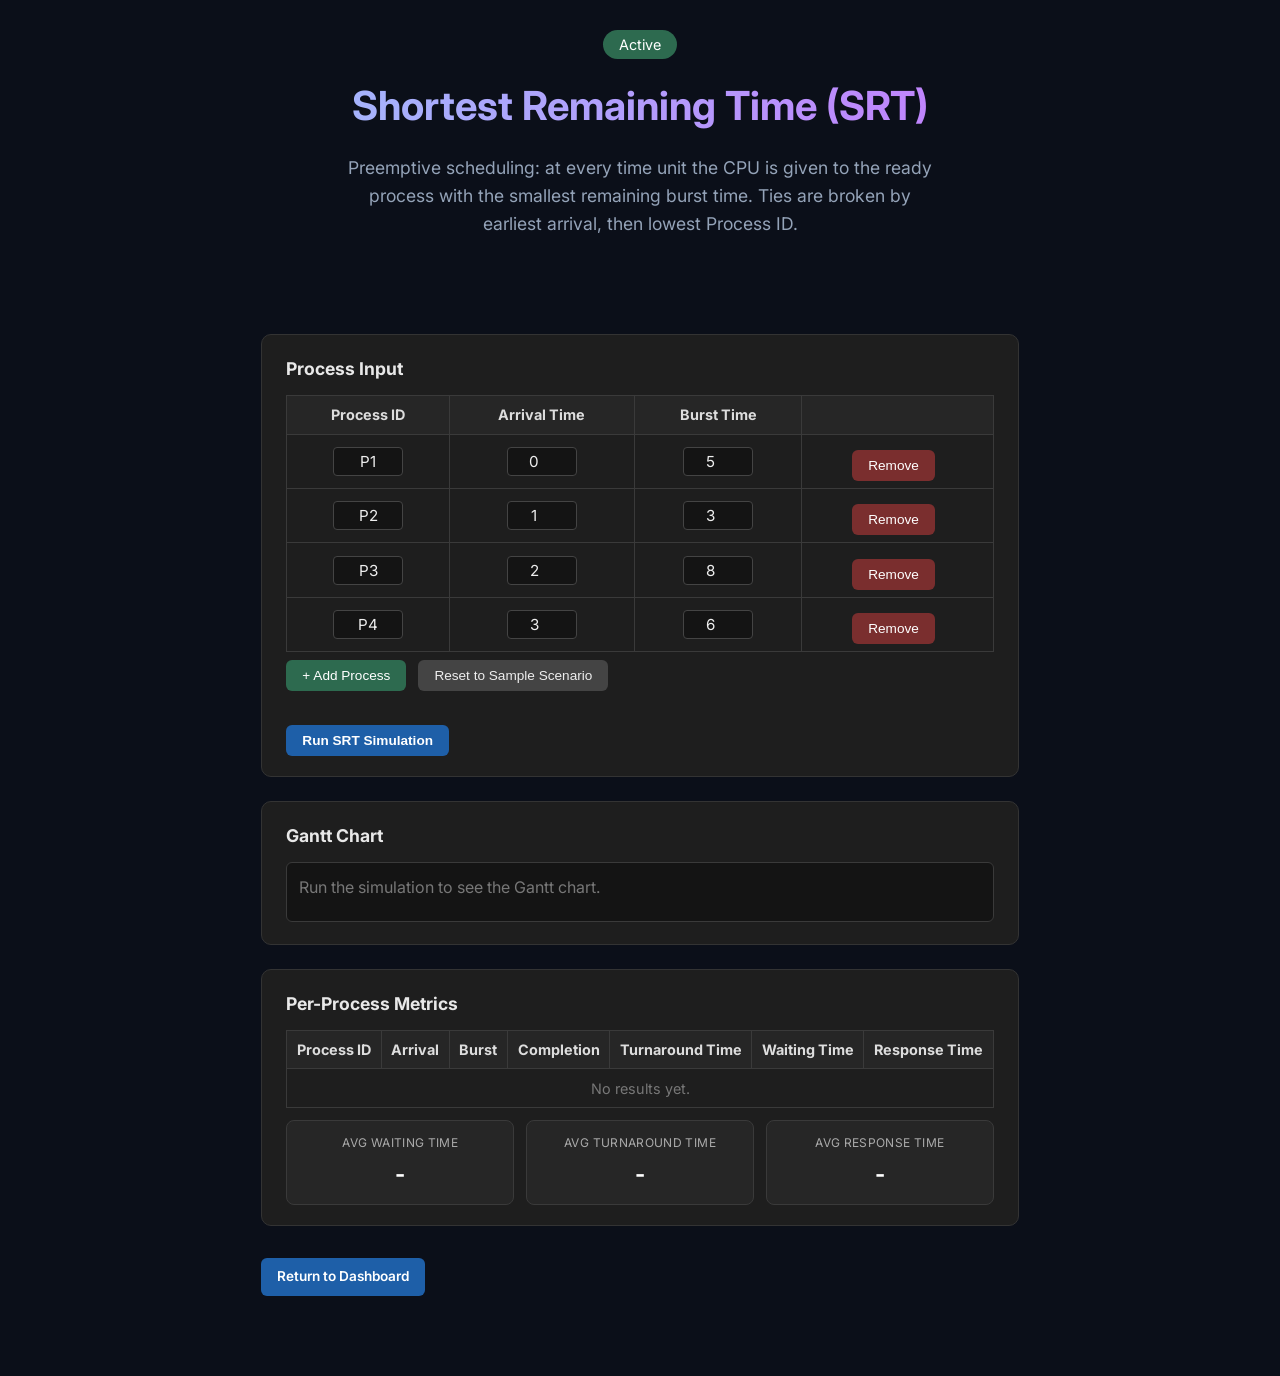
<file: UI/SRT.html>
<!DOCTYPE html>
<html lang="en">

<head>
    <meta charset="UTF-8">
    <meta name="viewport" content="width=device-width, initial-scale=1.0">
    <title>SRT Simulator - Shortest Remaining Time</title>
    <link rel="stylesheet" href="style.css">
    <style>
        /* Local styles scoped to the SRT page so it renders correctly
           even if the shared style.css doesn't define every class used here. */
        .srt-wrap {
            max-width: 1000px;
            margin: 0 auto;
            padding: 1rem 1.5rem 3rem;
        }

        .srt-card {
            background: #1e1e1e;
            border: 1px solid #333;
            border-radius: 10px;
            padding: 1.25rem 1.5rem;
            margin-bottom: 1.5rem;
        }

        .srt-card h2 {
            margin-top: 0;
            margin-bottom: 0.75rem;
            font-size: 1.1rem;
            color: #e8e8e8;
        }

        table.srt-table {
            width: 100%;
            border-collapse: collapse;
            font-size: 0.9rem;
        }

        table.srt-table th,
        table.srt-table td {
            border: 1px solid #3a3a3a;
            padding: 0.45rem 0.6rem;
            text-align: center;
        }

        table.srt-table th {
            background: #262626;
            color: #ddd;
        }

        table.srt-table input {
            width: 70px;
            background: #141414;
            border: 1px solid #444;
            color: #eee;
            border-radius: 4px;
            padding: 0.25rem;
            text-align: center;
        }

        .srt-btn {
            display: inline-block;
            border: none;
            border-radius: 6px;
            padding: 0.5rem 1rem;
            font-size: 0.85rem;
            cursor: pointer;
            margin-right: 0.5rem;
            margin-top: 0.5rem;
        }

        .btn-add {
            background: #2d6a4f;
            color: #fff;
        }

        .btn-remove {
            background: #7a2e2e;
            color: #fff;
        }

        .btn-run {
            background: #1e5fa8;
            color: #fff;
            font-weight: bold;
        }

        .btn-reset {
            background: #444;
            color: #eee;
        }

        .gantt-row {
            display: flex;
            align-items: stretch;
            overflow-x: auto;
            border: 1px solid #3a3a3a;
            border-radius: 6px;
            background: #141414;
            min-height: 60px;
        }

        .gantt-block {
            display: flex;
            flex-direction: column;
            align-items: center;
            justify-content: center;
            border-right: 1px solid #000;
            color: #fff;
            font-size: 0.8rem;
            font-weight: bold;
            padding: 0.4rem 0.2rem;
            min-width: 34px;
            box-sizing: border-box;
        }

        .gantt-idle {
            background: #3a3a3a !important;
            color: #999 !important;
        }

        .gantt-ticks {
            display: flex;
            overflow-x: auto;
            margin-top: 2px;
        }

        .gantt-tick {
            font-size: 0.7rem;
            color: #999;
            text-align: left;
            box-sizing: border-box;
        }

        .avg-grid {
            display: grid;
            grid-template-columns: repeat(auto-fit, minmax(160px, 1fr));
            gap: 0.75rem;
            margin-top: 0.75rem;
        }

        .avg-item {
            background: #262626;
            border: 1px solid #3a3a3a;
            border-radius: 8px;
            padding: 0.75rem 1rem;
            text-align: center;
        }

        .avg-item .label {
            font-size: 0.75rem;
            color: #aaa;
            text-transform: uppercase;
            letter-spacing: 0.03em;
        }

        .avg-item .value {
            font-size: 1.4rem;
            font-weight: bold;
            color: #fff;
            margin-top: 0.25rem;
        }

        .badge-soon {
            font-size: 0.9rem;
            padding: 0.4rem 1rem;
            background: #1e5fa8;
            color: #fff;
            border-radius: 999px;
        }

        .subtitle {
            max-width: 600px;
            margin: 1rem auto 2rem;
            color: #bbb;
            text-align: center;
        }

        #error-msg {
            color: #ff6b6b;
            font-size: 0.85rem;
            margin-top: 0.5rem;
            min-height: 1.1rem;
        }
    </style>
</head>

<body>
    <div class="container" style="display:flex; flex-direction:column; align-items:center; min-height:80vh;">
        <header style="text-align:center;">
            <span class="badge-soon" style="background:#2d6a4f;">Active</span>
            <h1 style="margin-top: 1rem;">Shortest Remaining Time (SRT)</h1>
            <p class="subtitle">
                Preemptive scheduling: at every time unit the CPU is given to the ready
                process with the smallest remaining burst time. Ties are broken by
                earliest arrival, then lowest Process ID.
            </p>
        </header>

        <main class="srt-wrap">
            <!-- Process Input -->
            <section class="srt-card">
                <h2>Process Input</h2>
                <table class="srt-table" id="process-table">
                    <thead>
                        <tr>
                            <th>Process ID</th>
                            <th>Arrival Time</th>
                            <th>Burst Time</th>
                            <th></th>
                        </tr>
                    </thead>
                    <tbody id="process-tbody">
                        <!-- rows injected by SRT.js -->
                    </tbody>
                </table>
                <button class="srt-btn btn-add" id="add-row-btn" type="button">+ Add Process</button>
                <button class="srt-btn btn-reset" id="reset-btn" type="button">Reset to Sample Scenario</button>
                <div id="error-msg"></div>
                <button class="srt-btn btn-run" id="run-btn" type="button">Run SRT Simulation</button>
            </section>

            <!-- Gantt Chart -->
            <section class="srt-card">
                <h2>Gantt Chart</h2>
                <div class="gantt-row" id="gantt-chart">
                    <span style="color:#777; padding: 0.75rem;">Run the simulation to see the Gantt chart.</span>
                </div>
                <div class="gantt-ticks" id="gantt-ticks"></div>
            </section>

            <!-- Results Table -->
            <section class="srt-card">
                <h2>Per-Process Metrics</h2>
                <table class="srt-table" id="results-table">
                    <thead>
                        <tr>
                            <th>Process ID</th>
                            <th>Arrival</th>
                            <th>Burst</th>
                            <th>Completion</th>
                            <th>Turnaround Time</th>
                            <th>Waiting Time</th>
                            <th>Response Time</th>
                        </tr>
                    </thead>
                    <tbody id="results-tbody">
                        <tr>
                            <td colspan="7" style="color:#777;">No results yet.</td>
                        </tr>
                    </tbody>
                </table>

                <div class="avg-grid">
                    <div class="avg-item">
                        <div class="label">Avg Waiting Time</div>
                        <div class="value" id="avg-waiting">-</div>
                    </div>
                    <div class="avg-item">
                        <div class="label">Avg Turnaround Time</div>
                        <div class="value" id="avg-turnaround">-</div>
                    </div>
                    <div class="avg-item">
                        <div class="label">Avg Response Time</div>
                        <div class="value" id="avg-response">-</div>
                    </div>
                </div>
            </section>

            <a href="../index.html" class="btn btn-primary srt-btn"
                style="background:#1e5fa8; color:#fff; text-decoration:none; display:inline-block;">Return to
                Dashboard</a>
        </main>
    </div>

    <script defer src="../SRT/SRT.js"></script>
</body>

</html>
</file>
<file: UI/style.css>
@import url('https://fonts.googleapis.com/css2?family=Inter:wght@300;400;500;600;700&display=swap');

:root {
    --bg-primary: #0b0f19;
    --bg-secondary: rgba(22, 30, 49, 0.7);
    --border-color: rgba(255, 255, 255, 0.08);
    --text-primary: #f8fafc;
    --text-secondary: #94a3b8;
    --accent-blue: #3b82f6;
    --accent-purple: #8b5cf6;
    --accent-indigo: #6366f1;
    --accent-emerald: #10b981;
    --accent-rose: #f43f5e;
    
    --card-gradient: linear-gradient(135deg, rgba(99, 102, 241, 0.15) 0%, rgba(139, 92, 246, 0.15) 100%);
    --button-gradient: linear-gradient(135deg, #6366f1 0%, #8b5cf6 100%);
}

* {
    box-sizing: border-box;
    margin: 0;
    padding: 0;
}

body {
    font-family: 'Inter', sans-serif;
    background-color: var(--bg-primary);
    color: var(--text-primary);
    line-height: 1.6;
    min-height: 100vh;
    padding: 2rem 1rem;
    display: flex;
    flex-direction: column;
    align-items: center;
}

.container {
    width: 100%;
    max-width: 1200px;
    margin: 0 auto;
}

/* Header & Typography */
header {
    text-align: center;
    margin-bottom: 3rem;
}

h1 {
    font-size: 2.5rem;
    font-weight: 700;
    background: linear-gradient(to right, #a5b4fc, #c084fc);
    -webkit-background-clip: text;
    -webkit-text-fill-color: transparent;
    margin-bottom: 0.5rem;
}

h2 {
    font-size: 1.8rem;
    color: #e2e8f0;
    margin-bottom: 1.5rem;
}

p.subtitle {
    color: var(--text-secondary);
    font-size: 1.1rem;
}

/* Back Button */
.btn-back {
    display: inline-flex;
    align-items: center;
    text-decoration: none;
    color: var(--text-secondary);
    font-weight: 500;
    margin-bottom: 1.5rem;
    transition: color 0.2s ease;
}

.btn-back:hover {
    color: var(--text-primary);
}

.btn-back svg {
    margin-right: 0.5rem;
    width: 18px;
    height: 18px;
}

/* Cards & Layout */
.grid-dashboard {
    display: grid;
    grid-template-columns: repeat(auto-fit, minmax(280px, 1fr));
    gap: 1.5rem;
    margin-top: 2rem;
}

.card {
    background: var(--bg-secondary);
    backdrop-filter: blur(12px);
    -webkit-backdrop-filter: blur(12px);
    border: 1px solid var(--border-color);
    border-radius: 16px;
    padding: 2rem;
    transition: transform 0.3s ease, border-color 0.3s ease, box-shadow 0.3s ease;
    display: flex;
    flex-direction: column;
    justify-content: space-between;
}

.card:hover {
    transform: translateY(-5px);
    border-color: rgba(99, 102, 241, 0.4);
    box-shadow: 0 10px 30px rgba(99, 102, 241, 0.1);
}

.card.disabled {
    opacity: 0.6;
}

.card.disabled:hover {
    transform: none;
    border-color: var(--border-color);
    box-shadow: none;
}

.card-title {
    font-size: 1.4rem;
    font-weight: 600;
    margin-bottom: 0.75rem;
    color: #e2e8f0;
}

.card-desc {
    color: var(--text-secondary);
    font-size: 0.95rem;
    margin-bottom: 1.5rem;
    flex-grow: 1;
}

.badge {
    display: inline-block;
    padding: 0.25rem 0.75rem;
    border-radius: 9999px;
    font-size: 0.75rem;
    font-weight: 600;
    margin-bottom: 1rem;
    align-self: flex-start;
}

.badge-active {
    background-color: rgba(16, 185, 129, 0.2);
    color: var(--accent-emerald);
}

.badge-soon {
    background-color: rgba(244, 63, 94, 0.2);
    color: var(--accent-rose);
}

/* Form Styles */
.form-section {
    background: var(--bg-secondary);
    backdrop-filter: blur(12px);
    border: 1px solid var(--border-color);
    border-radius: 16px;
    padding: 2rem;
    margin-bottom: 2rem;
}

.form-row {
    display: flex;
    flex-wrap: wrap;
    gap: 1rem;
    align-items: flex-end;
    margin-bottom: 1.5rem;
}

.form-group {
    display: flex;
    flex-direction: column;
    flex: 1;
    min-width: 150px;
}

label {
    font-size: 0.85rem;
    font-weight: 500;
    color: var(--text-secondary);
    margin-bottom: 0.5rem;
}

input {
    background: rgba(15, 23, 42, 0.6);
    border: 1px solid var(--border-color);
    border-radius: 8px;
    padding: 0.75rem 1rem;
    color: var(--text-primary);
    font-family: inherit;
    font-size: 0.95rem;
    transition: border-color 0.2s, box-shadow 0.2s;
}

input:focus {
    outline: none;
    border-color: var(--accent-indigo);
    box-shadow: 0 0 0 3px rgba(99, 102, 241, 0.25);
}

/* Buttons */
.btn {
    display: inline-flex;
    align-items: center;
    justify-content: center;
    padding: 0.75rem 1.5rem;
    border-radius: 8px;
    font-weight: 600;
    font-size: 0.95rem;
    cursor: pointer;
    transition: all 0.2s ease;
    border: none;
    text-decoration: none;
}

.btn-primary {
    background: var(--button-gradient);
    color: white;
}

.btn-primary:hover {
    opacity: 0.9;
    transform: translateY(-1px);
}

.btn-secondary {
    background: rgba(255, 255, 255, 0.05);
    border: 1px solid var(--border-color);
    color: var(--text-primary);
}

.btn-secondary:hover {
    background: rgba(255, 255, 255, 0.1);
    transform: translateY(-1px);
}

.btn-danger {
    background: rgba(244, 63, 94, 0.2);
    border: 1px solid rgba(244, 63, 94, 0.4);
    color: #fda4af;
}

.btn-danger:hover {
    background: rgba(244, 63, 94, 0.3);
}

/* Process Input List */
.process-list-table {
    width: 100%;
    border-collapse: collapse;
    margin-top: 1rem;
}

.process-list-table th, .process-list-table td {
    padding: 0.75rem 1rem;
    text-align: left;
    border-bottom: 1px solid var(--border-color);
}

.process-list-table th {
    color: var(--text-secondary);
    font-weight: 600;
    font-size: 0.85rem;
    text-transform: uppercase;
}

/* Gantt Chart */
.gantt-section {
    background: var(--bg-secondary);
    backdrop-filter: blur(12px);
    border: 1px solid var(--border-color);
    border-radius: 16px;
    padding: 2rem;
    margin-bottom: 2rem;
    overflow-x: auto;
}

.gantt-chart-container {
    display: flex;
    flex-direction: column;
    margin-top: 1.5rem;
    min-width: 600px;
}

.gantt-timeline {
    display: flex;
    border: 1px solid var(--border-color);
    border-radius: 8px;
    overflow: hidden;
    background: rgba(15, 23, 42, 0.4);
}

.gantt-block {
    display: flex;
    flex-direction: column;
    align-items: center;
    justify-content: center;
    color: white;
    font-weight: 600;
    font-size: 0.9rem;
    padding: 1.25rem 0;
    min-height: 60px;
    position: relative;
    border-right: 1px solid rgba(255, 255, 255, 0.1);
}

.gantt-block.idle {
    background: rgba(255, 255, 255, 0.05);
    color: var(--text-secondary);
    font-weight: 400;
    font-style: italic;
}

.gantt-time-labels {
    display: flex;
    position: relative;
    height: 25px;
    margin-top: 5px;
}

.gantt-time-label {
    position: absolute;
    transform: translateX(-50%);
    font-size: 0.8rem;
    color: var(--text-secondary);
    font-weight: 500;
}

/* Results Table */
.results-section {
    background: var(--bg-secondary);
    backdrop-filter: blur(12px);
    border: 1px solid var(--border-color);
    border-radius: 16px;
    padding: 2rem;
    margin-bottom: 2rem;
}

.results-table {
    width: 100%;
    border-collapse: collapse;
    margin-top: 1.5rem;
}

.results-table th, .results-table td {
    padding: 1rem;
    text-align: center;
    border-bottom: 1px solid var(--border-color);
}

.results-table th {
    background: rgba(15, 23, 42, 0.4);
    color: var(--text-secondary);
    font-weight: 600;
}

.results-table tr:hover td {
    background: rgba(255, 255, 255, 0.02);
}

.metrics-summary-cards {
    display: grid;
    grid-template-columns: repeat(auto-fit, minmax(220px, 1fr));
    gap: 1.5rem;
    margin-top: 2rem;
}

.metric-summary-card {
    background: rgba(15, 23, 42, 0.4);
    border: 1px solid var(--border-color);
    border-radius: 12px;
    padding: 1.5rem;
    text-align: center;
}

.metric-summary-value {
    font-size: 2rem;
    font-weight: 700;
    color: var(--accent-indigo);
    margin-top: 0.5rem;
}

/* Footer */
footer {
    margin-top: auto;
    text-align: center;
    padding-top: 3rem;
    color: var(--text-secondary);
    font-size: 0.85rem;
}

footer a {
    color: var(--accent-indigo);
    text-decoration: none;
}
</file>
